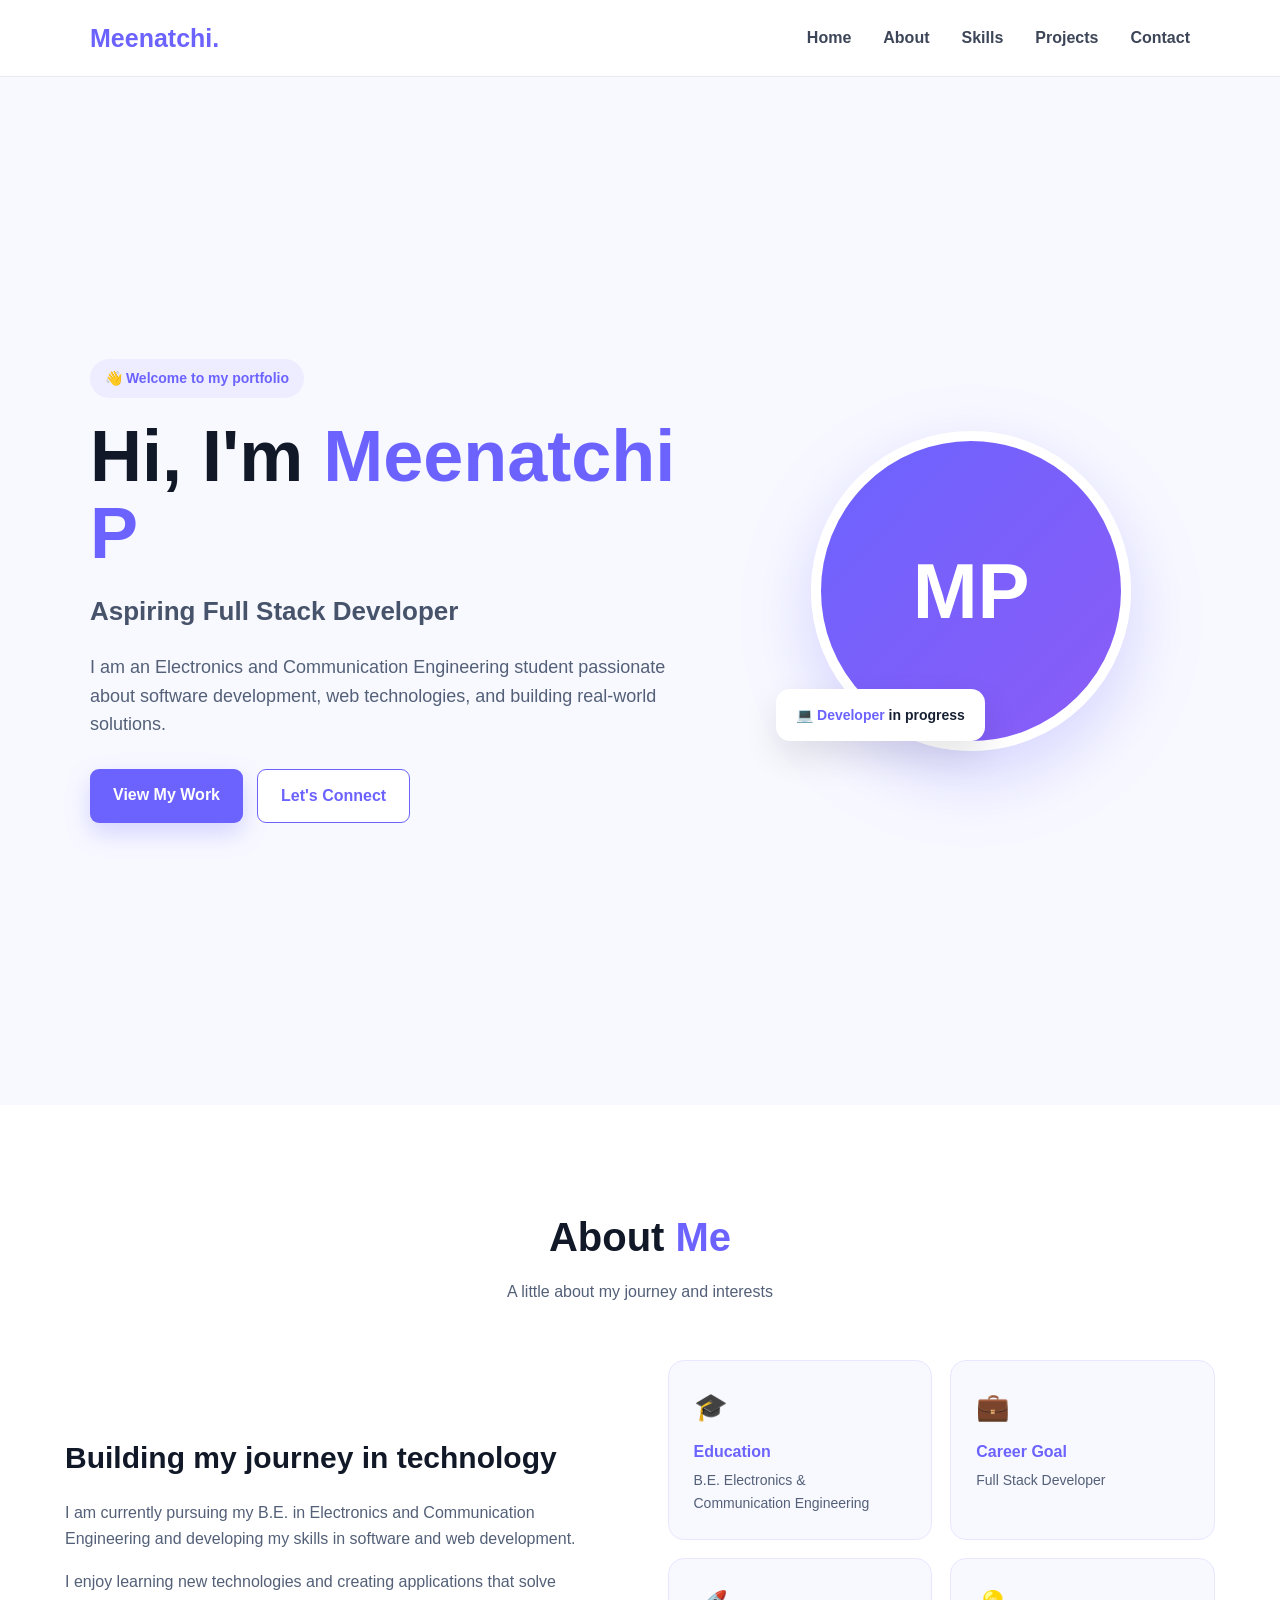
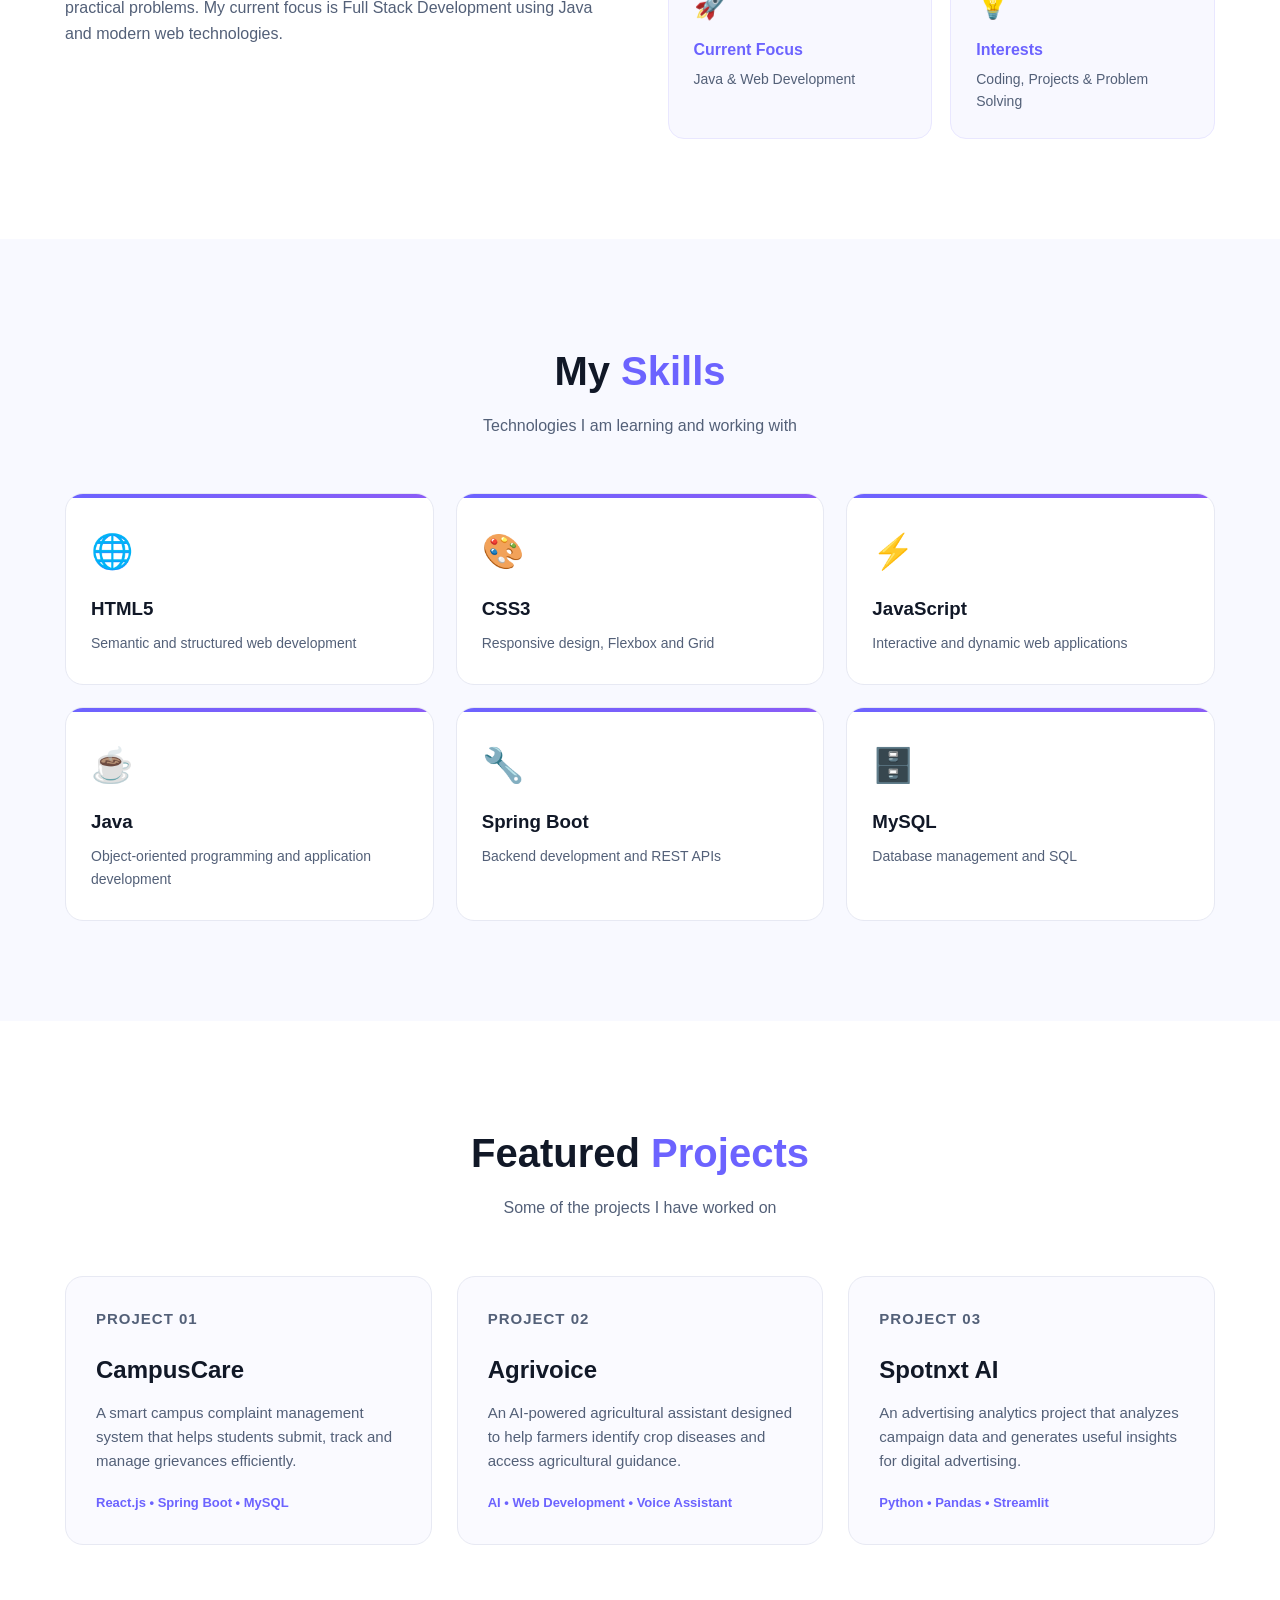
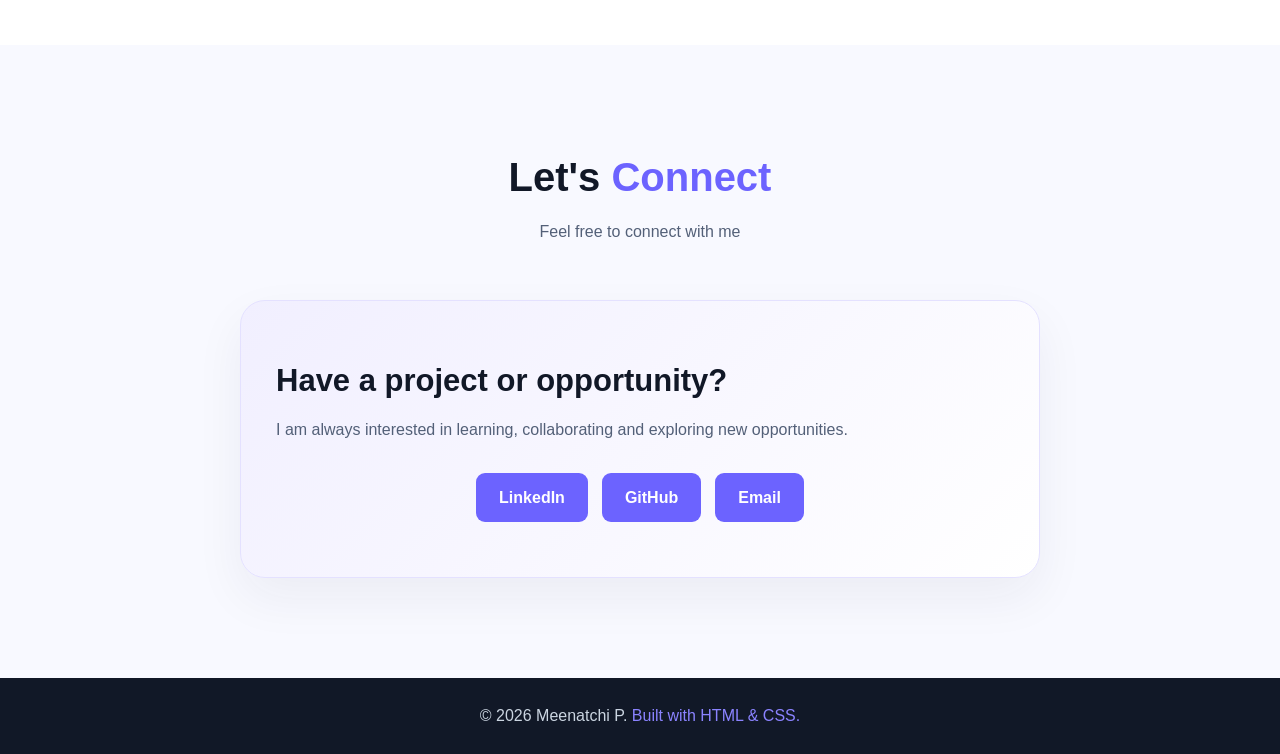
<file: task 1/index.html>
<!DOCTYPE html>
<html lang="en">

<head>

    <meta charset="UTF-8">

    <meta name="viewport"
          content="width=device-width, initial-scale=1.0">

    <title>Meenatchi P | Full Stack Developer</title>

    <style>

        /* =========================
           RESET
        ========================= */

        * {
            margin: 0;
            padding: 0;
            box-sizing: border-box;
            scroll-behavior: smooth;
        }

        body {
            font-family: "Segoe UI", Arial, sans-serif;
            background: #f8f9ff;
            color: #172033;
            line-height: 1.6;
        }

        a {
            text-decoration: none;
        }

        /* =========================
           VARIABLES
        ========================= */

        :root {
            --primary: #6c63ff;
            --primary-dark: #554be8;
            --secondary: #8b5cf6;
            --dark: #111827;
            --text: #536078;
            --white: #ffffff;
            --light: #f8f9ff;
            --border: #e7e9f3;
        }


        /* =========================
           NAVBAR
        ========================= */

        header {
            position: sticky;
            top: 0;
            z-index: 1000;

            background: rgba(255, 255, 255, 0.92);
            backdrop-filter: blur(15px);

            border-bottom: 1px solid var(--border);
        }

        nav {
            max-width: 1150px;
            margin: auto;

            padding: 18px 25px;

            display: flex;
            justify-content: space-between;
            align-items: center;
        }

        .logo {
            font-size: 25px;
            font-weight: 800;
            color: var(--primary);
        }

        .nav-links {
            list-style: none;

            display: flex;
            gap: 32px;
        }

        .nav-links a {
            color: #3d4658;
            font-weight: 600;

            transition: 0.3s;
        }

        .nav-links a:hover {
            color: var(--primary);
        }


        /* =========================
           HERO
        ========================= */

        .hero {
            min-height: 92vh;

            max-width: 1150px;
            margin: auto;

            padding: 80px 25px;

            display: grid;
            grid-template-columns: 1.15fr 0.85fr;

            align-items: center;

            gap: 70px;
        }

        .hero-content {
            animation: slideLeft 0.8s ease;
        }

        .badge {
            display: inline-block;

            padding: 8px 15px;

            border-radius: 30px;

            background: #eeecff;
            color: var(--primary);

            font-size: 14px;
            font-weight: 700;

            margin-bottom: 20px;
        }

        .hero h1 {
            font-size: clamp(45px, 6vw, 72px);

            line-height: 1.08;

            color: var(--dark);

            margin-bottom: 18px;
        }

        .hero h1 span {
            color: var(--primary);
        }

        .hero h2 {
            font-size: 26px;

            color: #47536a;

            margin-bottom: 20px;
        }

        .hero-description {
            max-width: 620px;

            color: var(--text);

            font-size: 18px;

            margin-bottom: 30px;
        }


        /* =========================
           BUTTONS
        ========================= */

        .hero-buttons {
            display: flex;
            gap: 14px;
            flex-wrap: wrap;
        }

        .btn {
            padding: 13px 23px;

            border-radius: 9px;

            font-weight: 700;

            transition: 0.3s;
        }

        .primary-btn {
            background: var(--primary);
            color: white;

            box-shadow: 0 10px 25px rgba(108, 99, 255, 0.25);
        }

        .primary-btn:hover {
            background: var(--primary-dark);

            transform: translateY(-3px);

            box-shadow: 0 15px 30px rgba(108, 99, 255, 0.3);
        }

        .outline-btn {
            border: 1.5px solid var(--primary);

            color: var(--primary);

            background: white;
        }

        .outline-btn:hover {
            background: var(--primary);
            color: white;

            transform: translateY(-3px);
        }


        /* =========================
           HERO PROFILE
        ========================= */

        .profile-area {
            display: flex;
            justify-content: center;

            animation: slideRight 0.8s ease;
        }

        .profile-wrapper {
            position: relative;
        }

        .profile-circle {
            width: 320px;
            height: 320px;

            border-radius: 50%;

            display: flex;
            justify-content: center;
            align-items: center;

            background:
                linear-gradient(
                    135deg,
                    #6c63ff,
                    #8b5cf6
                );

            color: white;

            font-size: 78px;
            font-weight: 800;

            border: 10px solid white;

            box-shadow:
                0 25px 70px rgba(108, 99, 255, 0.25);
        }

        .floating-card {
            position: absolute;

            bottom: 10px;
            left: -35px;

            background: white;

            padding: 15px 20px;

            border-radius: 14px;

            box-shadow: 0 15px 35px rgba(0, 0, 0, 0.1);

            font-size: 14px;
            font-weight: 700;

            animation: float 3s ease-in-out infinite;
        }

        .floating-card span {
            color: var(--primary);
        }


        /* =========================
           SECTIONS
        ========================= */

        section {
            padding: 100px 25px;
        }

        .section {
            max-width: 1150px;
            margin: auto;
        }

        .section-title {
            text-align: center;

            margin-bottom: 55px;
        }

        .section-title h2 {
            font-size: 40px;

            color: var(--dark);

            margin-bottom: 10px;
        }

        .section-title h2 span {
            color: var(--primary);
        }

        .section-title p {
            color: var(--text);
        }


        /* =========================
           ABOUT
        ========================= */

        .about {
            background: white;
        }

        .about-grid {
            display: grid;

            grid-template-columns: 1fr 1fr;

            gap: 55px;

            align-items: center;
        }

        .about-text h3 {
            font-size: 30px;

            color: var(--dark);

            margin-bottom: 18px;
        }

        .about-text p {
            color: var(--text);

            margin-bottom: 18px;
        }

        .about-cards {
            display: grid;

            grid-template-columns: 1fr 1fr;

            gap: 18px;
        }

        .info-card {
            padding: 25px;

            background: #f8f8ff;

            border: 1px solid #e9e7ff;

            border-radius: 16px;

            transition: 0.3s;
        }

        .info-card:hover {
            transform: translateY(-5px);

            border-color: #c9c5ff;

            box-shadow: 0 12px 30px rgba(108, 99, 255, 0.08);
        }

        .info-icon {
            font-size: 27px;

            margin-bottom: 10px;
        }

        .info-card h4 {
            color: var(--primary);

            margin-bottom: 5px;
        }

        .info-card p {
            font-size: 14px;

            color: var(--text);
        }


        /* =========================
           SKILLS
        ========================= */

        .skills-grid {
            display: grid;

            grid-template-columns:
                repeat(3, 1fr);

            gap: 22px;
        }

        .skill-card {
            background: white;

            padding: 30px 25px;

            border-radius: 18px;

            border: 1px solid var(--border);

            transition: 0.3s;

            position: relative;

            overflow: hidden;
        }

        .skill-card::before {
            content: "";

            position: absolute;

            top: 0;
            left: 0;

            width: 100%;
            height: 4px;

            background:
                linear-gradient(
                    90deg,
                    var(--primary),
                    var(--secondary)
                );
        }

        .skill-card:hover {
            transform: translateY(-8px);

            box-shadow:
                0 20px 40px rgba(38, 42, 75, 0.08);

            border-color: #d8d5ff;
        }

        .skill-icon {
            font-size: 34px;

            margin-bottom: 15px;
        }

        .skill-card h3 {
            color: var(--dark);

            margin-bottom: 8px;
        }

        .skill-card p {
            color: var(--text);

            font-size: 14px;
        }


        /* =========================
           PROJECTS
        ========================= */

        .projects {
            background: white;
        }

        .projects-grid {
            display: grid;

            grid-template-columns:
                repeat(3, 1fr);

            gap: 25px;
        }

        .project-card {
            background: #fafaff;

            padding: 30px;

            border-radius: 18px;

            border: 1px solid var(--border);

            transition: 0.3s;
        }

        .project-card:hover {
            transform: translateY(-8px);

            box-shadow:
                0 20px 45px rgba(38, 42, 75, 0.09);

            border-color: #d8d5ff;
        }

        .project-number {
            color: var(--primary);

            font-size: 13px;

            font-weight: 800;

            letter-spacing: 1px;

            margin-bottom: 12px;
        }

        .project-card h3 {
            font-size: 24px;

            color: var(--dark);

            margin-bottom: 12px;
        }

        .project-card p {
            color: var(--text);

            font-size: 15px;

            margin-bottom: 20px;
        }

        .project-tech {
            font-size: 13px !important;

            font-weight: 700;

            color: var(--primary) !important;

            margin-bottom: 0 !important;
        }


        /* =========================
           CONTACT
        ========================= */

        .contact {
            text-align: center;
        }

        .contact-box {
            max-width: 800px;

            margin: auto;

            padding: 55px 35px;

            background:
                linear-gradient(
                    135deg,
                    #f1efff,
                    #ffffff
                );

            border-radius: 25px;

            border: 1px solid #e4e1ff;

            box-shadow:
                0 20px 50px rgba(38, 42, 75, 0.06);
        }

        .contact-box h3 {
            font-size: 31px;

            color: var(--dark);

            margin-bottom: 12px;
        }

        .contact-box p {
            color: var(--text);

            margin-bottom: 30px;
        }

        .social-links {
            display: flex;

            justify-content: center;

            gap: 14px;

            flex-wrap: wrap;
        }

        .social-links a {
            padding: 12px 23px;

            border-radius: 9px;

            background: var(--primary);

            color: white;

            font-weight: 700;

            transition: 0.3s;
        }

        .social-links a:hover {
            background: var(--primary-dark);

            transform: translateY(-4px);

            box-shadow:
                0 10px 25px rgba(108, 99, 255, 0.25);
        }


        /* =========================
           FOOTER
        ========================= */

        footer {
            background: #111827;

            color: #cbd5e1;

            text-align: center;

            padding: 25px;
        }

        footer span {
            color: #8b83ff;
        }


        /* =========================
           ANIMATIONS
        ========================= */

        @keyframes slideLeft {

            from {
                opacity: 0;
                transform: translateX(-40px);
            }

            to {
                opacity: 1;
                transform: translateX(0);
            }
        }

        @keyframes slideRight {

            from {
                opacity: 0;
                transform: translateX(40px);
            }

            to {
                opacity: 1;
                transform: translateX(0);
            }
        }

        @keyframes float {

            0%,
            100% {
                transform: translateY(0);
            }

            50% {
                transform: translateY(-8px);
            }
        }


        /* =========================
           TABLET
        ========================= */

        @media (max-width: 900px) {

            .hero {
                grid-template-columns: 1fr;

                text-align: center;

                gap: 50px;
            }

            .hero-description {
                margin-left: auto;
                margin-right: auto;
            }

            .hero-buttons {
                justify-content: center;
            }

            .profile-area {
                order: -1;
            }

            .about-grid {
                grid-template-columns: 1fr;
            }

            .skills-grid,
            .projects-grid {
                grid-template-columns: repeat(2, 1fr);
            }
        }


        /* =========================
           MOBILE
        ========================= */

        @media (max-width: 600px) {

            nav {
                flex-direction: column;

                gap: 15px;
            }

            .nav-links {
                gap: 16px;

                flex-wrap: wrap;

                justify-content: center;

                font-size: 14px;
            }

            .hero {
                padding-top: 55px;
            }

            .profile-circle {
                width: 230px;
                height: 230px;

                font-size: 58px;
            }

            .floating-card {
                left: -10px;
                bottom: 0;

                font-size: 12px;
            }

            .hero h1 {
                font-size: 43px;
            }

            .hero h2 {
                font-size: 21px;
            }

            .hero-description {
                font-size: 16px;
            }

            section {
                padding: 75px 20px;
            }

            .section-title h2 {
                font-size: 32px;
            }

            .about-cards {
                grid-template-columns: 1fr;
            }

            .skills-grid,
            .projects-grid {
                grid-template-columns: 1fr;
            }

            .contact-box {
                padding: 40px 20px;
            }

            .contact-box h3 {
                font-size: 26px;
            }
        }

    </style>

</head>


<body>


    <!-- =========================
         NAVIGATION
    ========================= -->

    <header>

        <nav>

            <a href="#home" class="logo">
                Meenatchi.
            </a>

            <ul class="nav-links">

                <li>
                    <a href="#home">Home</a>
                </li>

                <li>
                    <a href="#about">About</a>
                </li>

                <li>
                    <a href="#skills">Skills</a>
                </li>

                <li>
                    <a href="#projects">Projects</a>
                </li>

                <li>
                    <a href="#contact">Contact</a>
                </li>

            </ul>

        </nav>

    </header>


    <main>


        <!-- =========================
             HERO
        ========================= -->

        <section id="home">

            <div class="hero">

                <div class="hero-content">

                    <div class="badge">
                        👋 Welcome to my portfolio
                    </div>

                    <h1>
                        Hi, I'm
                        <span>Meenatchi P</span>
                    </h1>

                    <h2>
                        Aspiring Full Stack Developer
                    </h2>

                    <p class="hero-description">

                        I am an Electronics and Communication Engineering
                        student passionate about software development,
                        web technologies, and building real-world solutions.

                    </p>


                    <div class="hero-buttons">

                        <a href="#projects"
                           class="btn primary-btn">

                            View My Work

                        </a>

                        <a href="#contact"
                           class="btn outline-btn">

                            Let's Connect

                        </a>

                    </div>

                </div>


                <div class="profile-area">

                    <div class="profile-wrapper">

                        <div class="profile-circle">
                            MP
                        </div>

                        <div class="floating-card">

                            💻 <span>Developer</span>
                            in progress

                        </div>

                    </div>

                </div>

            </div>

        </section>


        <!-- =========================
             ABOUT
        ========================= -->

        <section class="about"
                 id="about">

            <div class="section">

                <div class="section-title">

                    <h2>
                        About <span>Me</span>
                    </h2>

                    <p>
                        A little about my journey and interests
                    </p>

                </div>


                <div class="about-grid">


                    <div class="about-text">

                        <h3>
                            Building my journey in technology
                        </h3>

                        <p>

                            I am currently pursuing my B.E. in Electronics
                            and Communication Engineering and developing
                            my skills in software and web development.

                        </p>

                        <p>

                            I enjoy learning new technologies and creating
                            applications that solve practical problems.
                            My current focus is Full Stack Development
                            using Java and modern web technologies.

                        </p>

                    </div>


                    <div class="about-cards">


                        <div class="info-card">

                            <div class="info-icon">
                                🎓
                            </div>

                            <h4>
                                Education
                            </h4>

                            <p>
                                B.E. Electronics & Communication Engineering
                            </p>

                        </div>


                        <div class="info-card">

                            <div class="info-icon">
                                💼
                            </div>

                            <h4>
                                Career Goal
                            </h4>

                            <p>
                                Full Stack Developer
                            </p>

                        </div>


                        <div class="info-card">

                            <div class="info-icon">
                                🚀
                            </div>

                            <h4>
                                Current Focus
                            </h4>

                            <p>
                                Java & Web Development
                            </p>

                        </div>


                        <div class="info-card">

                            <div class="info-icon">
                                💡
                            </div>

                            <h4>
                                Interests
                            </h4>

                            <p>
                                Coding, Projects & Problem Solving
                            </p>

                        </div>

                    </div>

                </div>

            </div>

        </section>


        <!-- =========================
             SKILLS
        ========================= -->

        <section id="skills">

            <div class="section">

                <div class="section-title">

                    <h2>
                        My <span>Skills</span>
                    </h2>

                    <p>
                        Technologies I am learning and working with
                    </p>

                </div>


                <div class="skills-grid">


                    <article class="skill-card">

                        <div class="skill-icon">
                            🌐
                        </div>

                        <h3>
                            HTML5
                        </h3>

                        <p>
                            Semantic and structured web development
                        </p>

                    </article>


                    <article class="skill-card">

                        <div class="skill-icon">
                            🎨
                        </div>

                        <h3>
                            CSS3
                        </h3>

                        <p>
                            Responsive design, Flexbox and Grid
                        </p>

                    </article>


                    <article class="skill-card">

                        <div class="skill-icon">
                            ⚡
                        </div>

                        <h3>
                            JavaScript
                        </h3>

                        <p>
                            Interactive and dynamic web applications
                        </p>

                    </article>


                    <article class="skill-card">

                        <div class="skill-icon">
                            ☕
                        </div>

                        <h3>
                            Java
                        </h3>

                        <p>
                            Object-oriented programming and application development
                        </p>

                    </article>


                    <article class="skill-card">

                        <div class="skill-icon">
                            🔧
                        </div>

                        <h3>
                            Spring Boot
                        </h3>

                        <p>
                            Backend development and REST APIs
                        </p>

                    </article>


                    <article class="skill-card">

                        <div class="skill-icon">
                            🗄️
                        </div>

                        <h3>
                            MySQL
                        </h3>

                        <p>
                            Database management and SQL
                        </p>

                    </article>

                </div>

            </div>

        </section>


        <!-- =========================
             PROJECTS
        ========================= -->

        <section class="projects"
                 id="projects">

            <div class="section">

                <div class="section-title">

                    <h2>
                        Featured <span>Projects</span>
                    </h2>

                    <p>
                        Some of the projects I have worked on
                    </p>

                </div>


                <div class="projects-grid">


                    <article class="project-card">

                        <p class="project-number">
                            PROJECT 01
                        </p>

                        <h3>
                            CampusCare
                        </h3>

                        <p>

                            A smart campus complaint management system
                            that helps students submit, track and manage
                            grievances efficiently.

                        </p>

                        <p class="project-tech">
                            React.js • Spring Boot • MySQL
                        </p>

                    </article>


                    <article class="project-card">

                        <p class="project-number">
                            PROJECT 02
                        </p>

                        <h3>
                            Agrivoice
                        </h3>

                        <p>

                            An AI-powered agricultural assistant designed
                            to help farmers identify crop diseases and
                            access agricultural guidance.

                        </p>

                        <p class="project-tech">
                            AI • Web Development • Voice Assistant
                        </p>

                    </article>


                    <article class="project-card">

                        <p class="project-number">
                            PROJECT 03
                        </p>

                        <h3>
                            Spotnxt AI
                        </h3>

                        <p>

                            An advertising analytics project that analyzes
                            campaign data and generates useful insights
                            for digital advertising.

                        </p>

                        <p class="project-tech">
                            Python • Pandas • Streamlit
                        </p>

                    </article>

                </div>

            </div>

        </section>


        <!-- =========================
             CONTACT
        ========================= -->

        <section id="contact">

            <div class="section">

                <div class="section-title">

                    <h2>
                        Let's <span>Connect</span>
                    </h2>

                    <p>
                        Feel free to connect with me
                    </p>

                </div>


                <div class="contact-box">

                    <h3>
                        Have a project or opportunity?
                    </h3>

                    <p>

                        I am always interested in learning,
                        collaborating and exploring new opportunities.

                    </p>


                    <div class="social-links">


                        <!-- LINKEDIN -->

                        <a
                            href="https://www.linkedin.com/in/meenatchi-pandiyan-757240347/"
                            target="_blank"
                            rel="noopener noreferrer">

                            LinkedIn

                        </a>


                        <!-- GITHUB -->

                        <a
                            href="https://github.com/meena2007-1234"
                            target="_blank"
                            rel="noopener noreferrer">

                            GitHub

                        </a>


                        <!-- EMAIL -->

                        <a
                            href="mailto:meenatchip2007@gmail.com">

                            Email

                        </a>


                    </div>

                </div>

            </div>

        </section>


    </main>


    <!-- =========================
         FOOTER
    ========================= -->

    <footer>

        <p>
            © 2026 Meenatchi P.
            <span>Built with HTML & CSS.</span>
        </p>

    </footer>


</body>

</html>
</file>
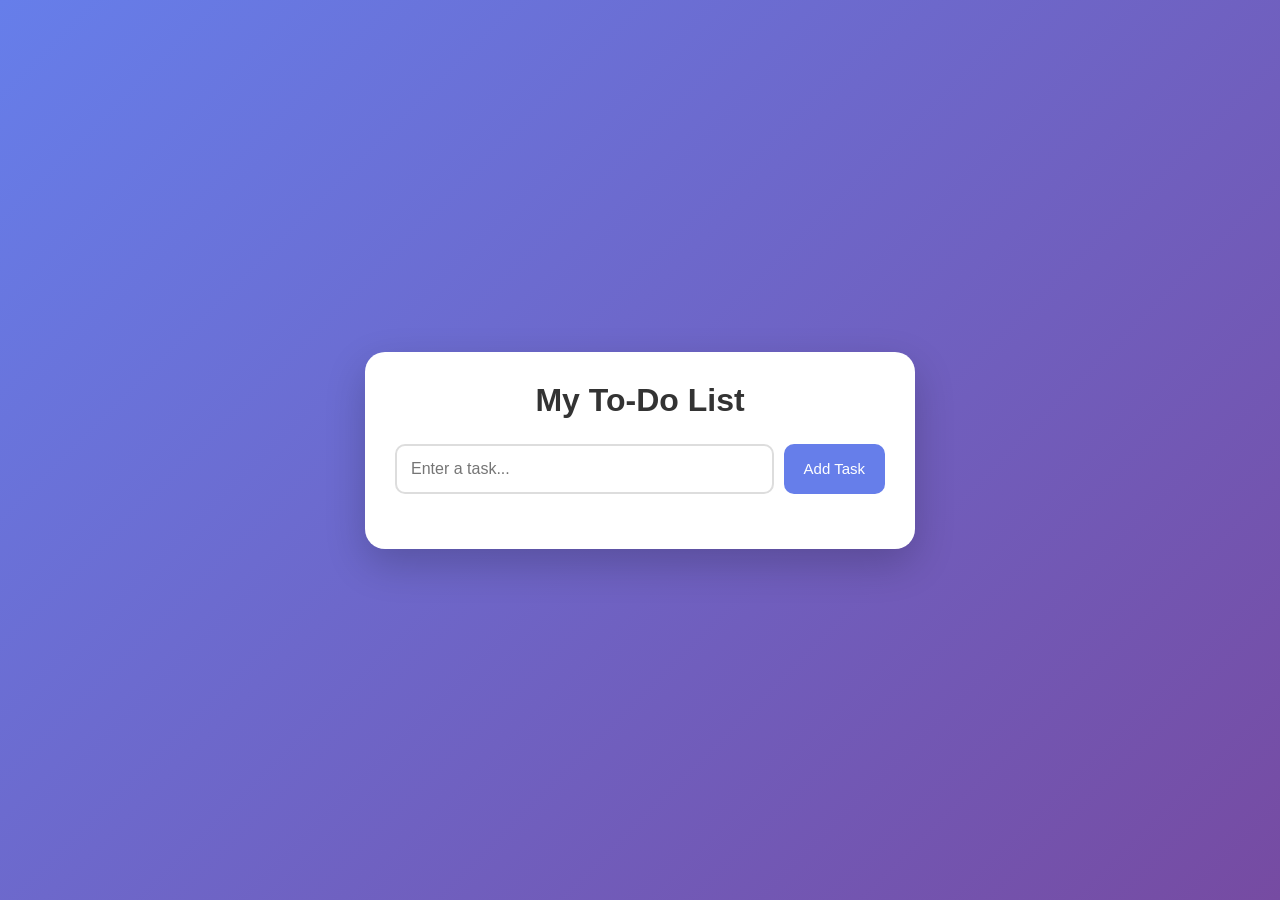
<file: task 2/index.html>
<!DOCTYPE html>
<html lang="en">
<head>
    <meta charset="UTF-8">
    <meta name="viewport" content="width=device-width, initial-scale=1.0">
    <title>My To-Do List</title>
    <link rel="stylesheet" href="style.css">
</head>

<body>

    <div class="todo-container">

        <h1>My To-Do List</h1>

        <div class="input-section">
            <input 
                type="text" 
                id="taskInput" 
                placeholder="Enter a task..."
            >
            <button id="addBtn">Add Task</button>
        </div>

        <ul id="taskList"></ul>

    </div>

    <script src="script.js"></script>
</body>
</html>
</file>
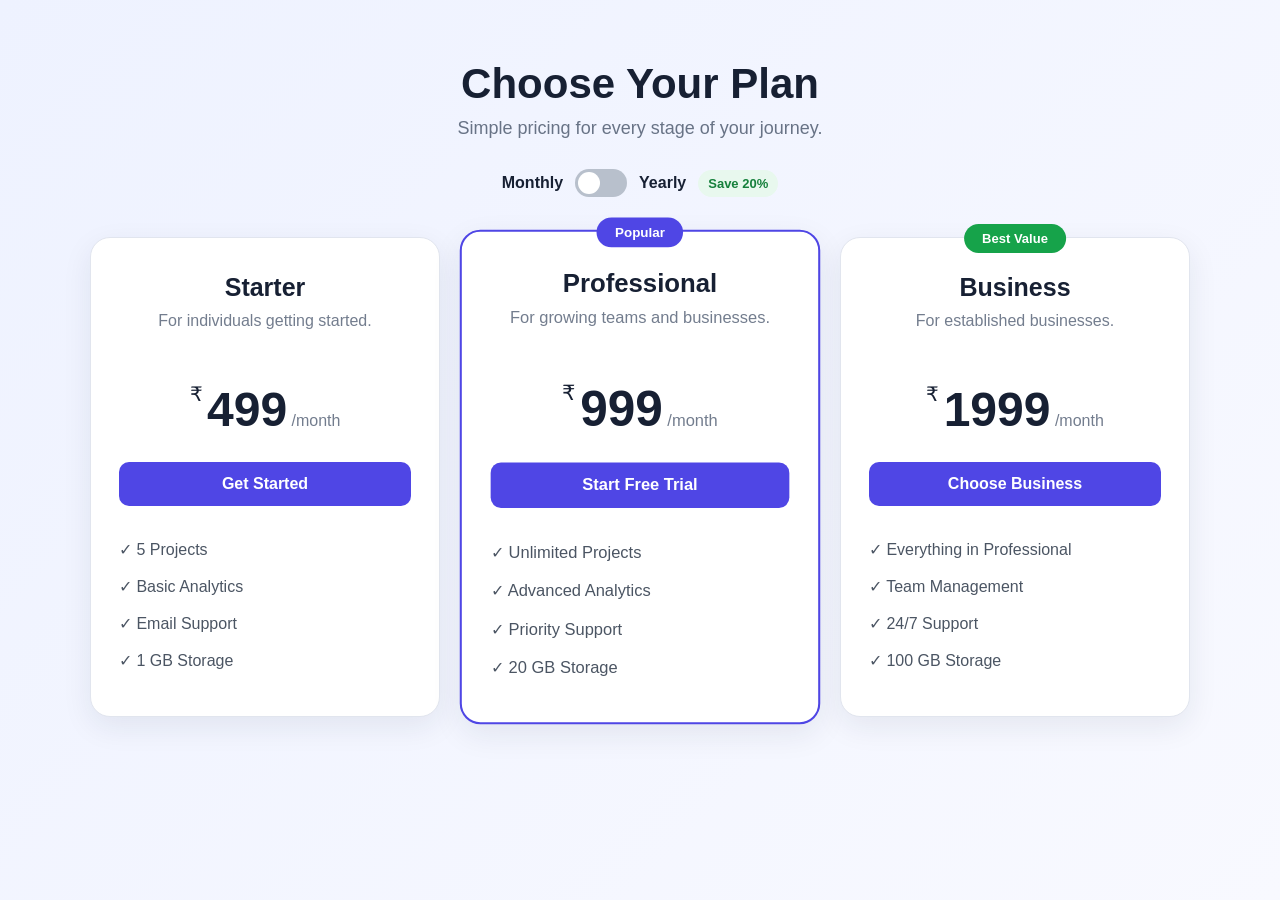
<file: task 3/index.html>
<!DOCTYPE html>
<html lang="en">
<head>
    <meta charset="UTF-8">
    <meta name="viewport" content="width=device-width, initial-scale=1.0">
    <title>SaaS Pricing Plans</title>
    <link rel="stylesheet" href="style.css">
</head>
<body>

    <div class="pricing-container">

        <h1>Choose Your Plan</h1>
        <p class="subtitle">Simple pricing for every stage of your journey.</p>

        <div class="billing-toggle">
            <span>Monthly</span>

            <label class="switch">
                <input type="checkbox" id="billingToggle">
                <span class="slider"></span>
            </label>

            <span>Yearly</span>
            <span class="save">Save 20%</span>
        </div>

        <div class="pricing-cards">

            <!-- Starter -->
            <div class="pricing-card">
                <h2>Starter</h2>
                <p class="description">
                    For individuals getting started.
                </p>

                <div class="price">
                    <span class="currency">₹</span>
                    <span class="amount"
                          data-monthly="499"
                          data-yearly="399">499</span>
                    <span class="period">/month</span>
                </div>

                <button>Get Started</button>

                <ul>
                    <li>✓ 5 Projects</li>
                    <li>✓ Basic Analytics</li>
                    <li>✓ Email Support</li>
                    <li>✓ 1 GB Storage</li>
                </ul>
            </div>


            <!-- Professional -->
            <div class="pricing-card popular">

                <div class="badge">Popular</div>

                <h2>Professional</h2>

                <p class="description">
                    For growing teams and businesses.
                </p>

                <div class="price">
                    <span class="currency">₹</span>
                    <span class="amount"
                          data-monthly="999"
                          data-yearly="799">999</span>
                    <span class="period">/month</span>
                </div>

                <button>Start Free Trial</button>

                <ul>
                    <li>✓ Unlimited Projects</li>
                    <li>✓ Advanced Analytics</li>
                    <li>✓ Priority Support</li>
                    <li>✓ 20 GB Storage</li>
                </ul>
            </div>


            <!-- Business -->
            <div class="pricing-card">

                <div class="badge best">Best Value</div>

                <h2>Business</h2>

                <p class="description">
                    For established businesses.
                </p>

                <div class="price">
                    <span class="currency">₹</span>
                    <span class="amount"
                          data-monthly="1999"
                          data-yearly="1599">1999</span>
                    <span class="period">/month</span>
                </div>

                <button>Choose Business</button>

                <ul>
                    <li>✓ Everything in Professional</li>
                    <li>✓ Team Management</li>
                    <li>✓ 24/7 Support</li>
                    <li>✓ 100 GB Storage</li>
                </ul>
            </div>

        </div>
    </div>

    <script src="script.js"></script>

</body>
</html>
</file>
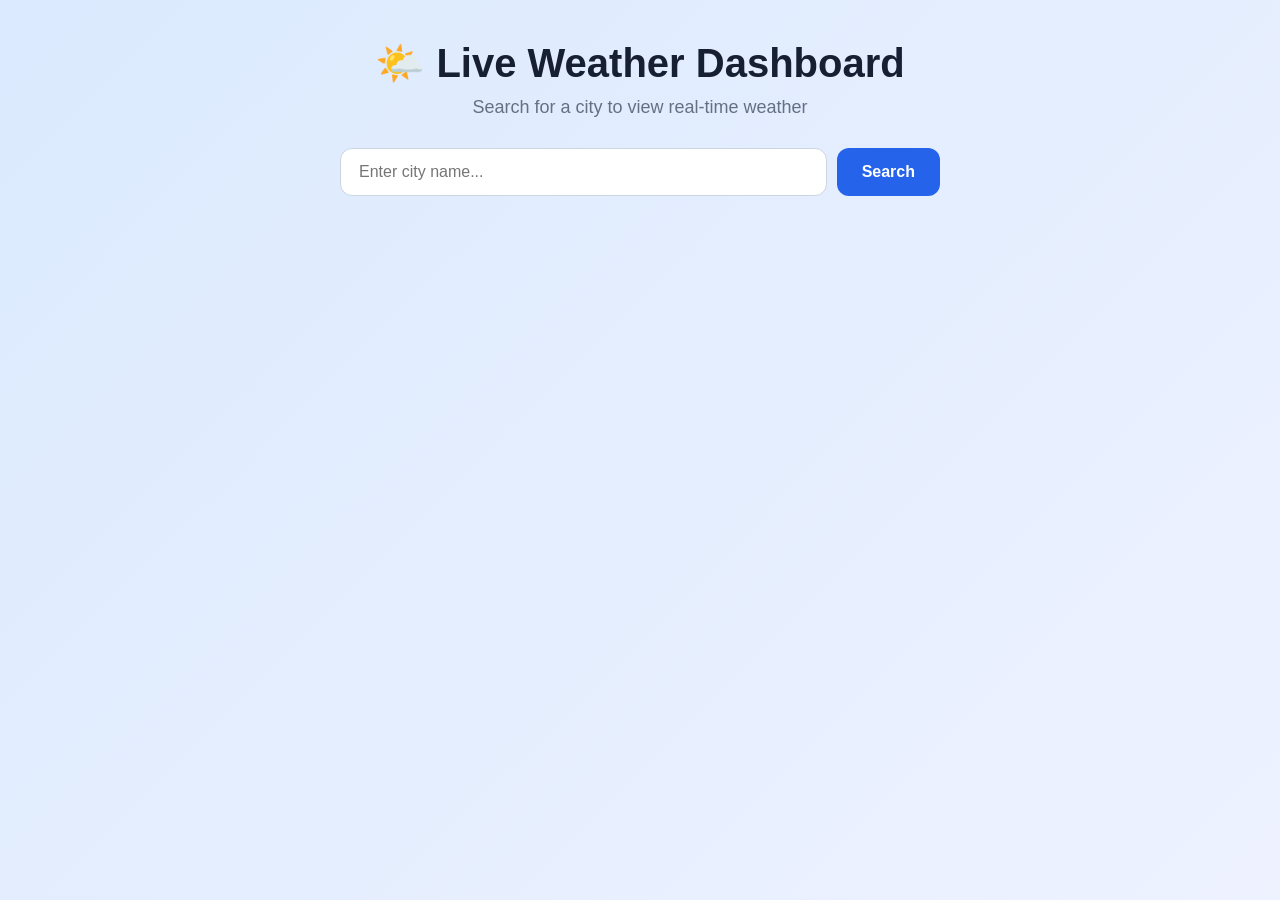
<file: task 4/index.html>
<!DOCTYPE html>
<html lang="en">
<head>
    <meta charset="UTF-8">
    <meta name="viewport" content="width=device-width, initial-scale=1.0">

    <title>Live Weather Dashboard</title>

    <link rel="stylesheet" href="style.css">
</head>

<body>

    <div class="weather-container">

        <h1>🌤️ Live Weather Dashboard</h1>

        <p class="subtitle">
            Search for a city to view real-time weather
        </p>

        <div class="search-box">
            <input
                type="text"
                id="cityInput"
                placeholder="Enter city name..."
            >

            <button id="searchBtn">
                Search
            </button>
        </div>

        <p id="errorMessage"></p>

        <div id="weatherResult"></div>

    </div>

    <script src="script.js"></script>

</body>
</html>
</file>
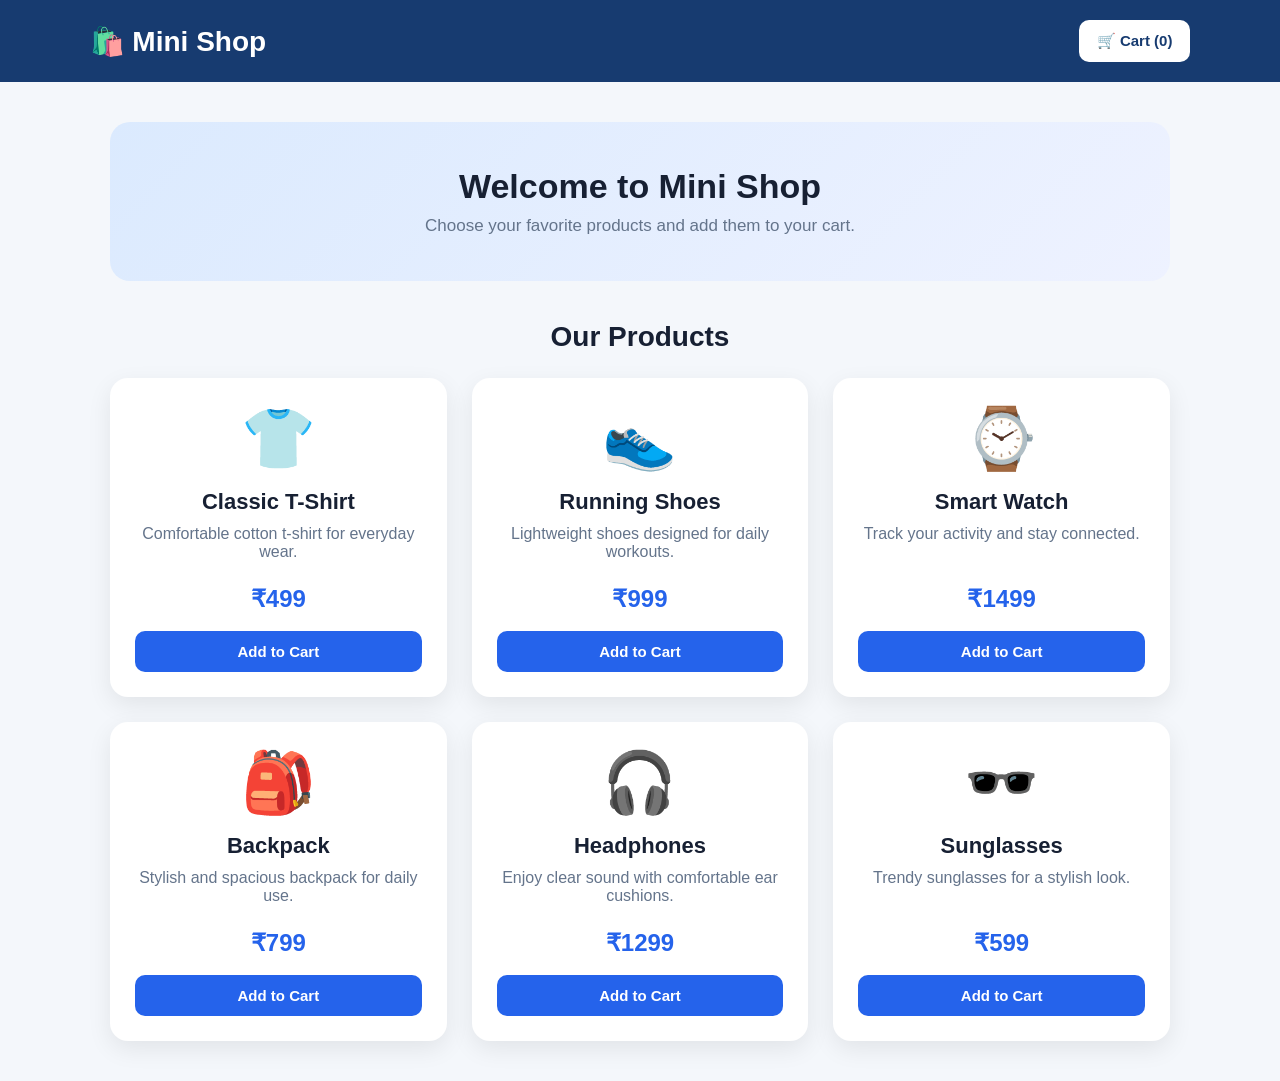
<file: task 5/index.html>
<!DOCTYPE html>
<html lang="en">
<head>
    <meta charset="UTF-8">
    <meta name="viewport" content="width=device-width, initial-scale=1.0">

    <title>Mini Shop</title>

    <link rel="stylesheet" href="style.css">
</head>

<body>

    <header>
        <h1>🛍️ Mini Shop</h1>

        <button id="cartBtn">
            🛒 Cart (<span id="cartCount">0</span>)
        </button>
    </header>


    <main>

        <section class="hero">
            <h2>Welcome to Mini Shop</h2>
            <p>Choose your favorite products and add them to your cart.</p>
        </section>


        <section>
            <h2 class="section-title">Our Products</h2>

            <div id="productContainer" class="product-container">
                <!-- Products will be added using JavaScript -->
            </div>
        </section>

    </main>


    <!-- Cart Modal -->

    <div id="cartModal" class="modal">

        <div class="modal-content">

            <button id="closeModal" class="close-btn">
                ✕
            </button>

            <h2>🛒 Shopping Cart</h2>

            <div id="cartItems">
                <!-- Cart items will appear here -->
            </div>

            <div class="cart-total">
                Total: ₹<span id="cartTotal">0</span>
            </div>

            <button id="checkoutBtn" class="checkout-btn">
                Checkout
            </button>

        </div>

    </div>


    <!-- Checkout Modal -->

    <div id="checkoutModal" class="modal">

        <div class="modal-content checkout-content">

            <button id="closeCheckout" class="close-btn">
                ✕
            </button>

            <h2>✅ Checkout Preview</h2>

            <p id="checkoutSummary"></p>

            <button id="placeOrderBtn" class="checkout-btn">
                Place Order
            </button>

        </div>

    </div>


    <script src="script.js"></script>

</body>
</html>
</file>
<file: task 2/style.css>
* {
    margin: 0;
    padding: 0;
    box-sizing: border-box;
}

body {
    font-family: Arial, sans-serif;
    background: linear-gradient(135deg, #667eea, #764ba2);
    min-height: 100vh;
    display: flex;
    justify-content: center;
    align-items: center;
    padding: 20px;
}

.todo-container {
    width: 100%;
    max-width: 550px;
    background: white;
    padding: 30px;
    border-radius: 20px;
    box-shadow: 0 15px 40px rgba(0, 0, 0, 0.2);
}

h1 {
    text-align: center;
    margin-bottom: 25px;
    color: #333;
}

.input-section {
    display: flex;
    gap: 10px;
    margin-bottom: 25px;
}

#taskInput {
    flex: 1;
    padding: 14px;
    border: 2px solid #ddd;
    border-radius: 10px;
    font-size: 16px;
    outline: none;
}

#taskInput:focus {
    border-color: #667eea;
}

#addBtn {
    padding: 14px 20px;
    border: none;
    border-radius: 10px;
    background: #667eea;
    color: white;
    font-size: 15px;
    cursor: pointer;
}

#addBtn:hover {
    background: #5568d8;
}

#taskList {
    list-style: none;
}

.task-item {
    display: flex;
    align-items: center;
    justify-content: space-between;
    gap: 10px;
    background: #f5f6fa;
    padding: 14px;
    margin-bottom: 10px;
    border-radius: 10px;
}

.task-text {
    flex: 1;
    font-size: 16px;
    color: #333;
    cursor: pointer;
}

.task-item.completed .task-text {
    text-decoration: line-through;
    color: #999;
}

.delete-btn {
    border: none;
    background: #ff5c5c;
    color: white;
    padding: 8px 12px;
    border-radius: 7px;
    cursor: pointer;
}

.delete-btn:hover {
    background: #e04444;
}

@media (max-width: 500px) {
    .input-section {
        flex-direction: column;
    }

    #addBtn {
        width: 100%;
    }

    .todo-container {
        padding: 20px;
    }
}
</file>
<file: task 3/style.css>
* {
    margin: 0;
    padding: 0;
    box-sizing: border-box;
}

body {
    font-family: Arial, sans-serif;
    background: linear-gradient(135deg, #eef2ff, #f8f9ff);
    min-height: 100vh;
    padding: 60px 20px;
    color: #172033;
}

.pricing-container {
    max-width: 1100px;
    margin: auto;
    text-align: center;
}

h1 {
    font-size: 42px;
    margin-bottom: 10px;
}

.subtitle {
    color: #687386;
    font-size: 18px;
    margin-bottom: 30px;
}

.billing-toggle {
    display: flex;
    justify-content: center;
    align-items: center;
    gap: 12px;
    margin-bottom: 40px;
    font-weight: 600;
}

.save {
    background: #e8f8ee;
    color: #16803c;
    padding: 6px 10px;
    border-radius: 20px;
    font-size: 13px;
}

/* Toggle Switch */
.switch {
    position: relative;
    width: 52px;
    height: 28px;
}

.switch input {
    display: none;
}

.slider {
    position: absolute;
    inset: 0;
    background: #b8c0cc;
    border-radius: 30px;
    cursor: pointer;
    transition: 0.3s;
}

.slider::before {
    content: "";
    position: absolute;
    width: 22px;
    height: 22px;
    left: 3px;
    top: 3px;
    background: white;
    border-radius: 50%;
    transition: 0.3s;
}

.switch input:checked + .slider {
    background: #4f46e5;
}

.switch input:checked + .slider::before {
    transform: translateX(24px);
}

/* Pricing Cards */
.pricing-cards {
    display: grid;
    grid-template-columns: repeat(3, 1fr);
    gap: 25px;
}

.pricing-card {
    position: relative;
    background: white;
    padding: 35px 28px;
    border-radius: 20px;
    border: 1px solid #e1e5ee;
    box-shadow: 0 10px 30px rgba(30, 40, 70, 0.08);
    transition: transform 0.3s ease, box-shadow 0.3s ease;
}

.pricing-card:hover {
    transform: translateY(-10px);
    box-shadow: 0 20px 40px rgba(30, 40, 70, 0.15);
}

.pricing-card.popular {
    border: 2px solid #4f46e5;
    transform: scale(1.03);
}

.pricing-card.popular:hover {
    transform: scale(1.03) translateY(-10px);
}

.badge {
    position: absolute;
    top: -14px;
    left: 50%;
    transform: translateX(-50%);
    background: #4f46e5;
    color: white;
    padding: 7px 18px;
    border-radius: 20px;
    font-size: 13px;
    font-weight: bold;
}

.badge.best {
    background: #16a34a;
}

h2 {
    font-size: 25px;
    margin-bottom: 10px;
}

.description {
    color: #737d8e;
    min-height: 45px;
}

.price {
    margin: 25px 0;
}

.currency {
    font-size: 20px;
    vertical-align: top;
}

.amount {
    font-size: 48px;
    font-weight: bold;
}

.period {
    color: #737d8e;
}

button {
    width: 100%;
    padding: 13px;
    border: none;
    border-radius: 10px;
    background: #4f46e5;
    color: white;
    font-size: 16px;
    font-weight: bold;
    cursor: pointer;
    transition: background 0.3s ease, transform 0.3s ease;
}

button:hover {
    background: #3730a3;
    transform: scale(1.02);
}

ul {
    list-style: none;
    text-align: left;
    margin-top: 25px;
}

li {
    padding: 9px 0;
    color: #4b5563;
}

/* Mobile Responsive */
@media (max-width: 850px) {
    .pricing-cards {
        grid-template-columns: 1fr;
        max-width: 450px;
        margin: auto;
    }

    .pricing-card.popular {
        transform: none;
    }

    .pricing-card.popular:hover {
        transform: translateY(-10px);
    }
}

@media (max-width: 500px) {
    body {
        padding: 40px 15px;
    }

    h1 {
        font-size: 32px;
    }

    .billing-toggle {
        flex-wrap: wrap;
    }
}
</file>
<file: task 4/style.css>
* {
    margin: 0;
    padding: 0;
    box-sizing: border-box;
}

body {
    font-family: Arial, sans-serif;
    min-height: 100vh;
    background: linear-gradient(135deg, #dbeafe, #eef2ff);
    color: #172033;
    padding: 40px 20px;
}

.weather-container {
    max-width: 1000px;
    margin: auto;
    text-align: center;
}

h1 {
    font-size: 40px;
    margin-bottom: 10px;
}

.subtitle {
    color: #667085;
    font-size: 18px;
    margin-bottom: 30px;
}

.search-box {
    display: flex;
    justify-content: center;
    gap: 10px;
    max-width: 600px;
    margin: auto;
}

#cityInput {
    flex: 1;
    padding: 14px 18px;
    border: 1px solid #cbd5e1;
    border-radius: 12px;
    font-size: 16px;
    outline: none;
}

#cityInput:focus {
    border-color: #2563eb;
}

#searchBtn {
    padding: 14px 25px;
    border: none;
    border-radius: 12px;
    background: #2563eb;
    color: white;
    font-size: 16px;
    font-weight: bold;
    cursor: pointer;
    transition: 0.3s;
}

#searchBtn:hover {
    background: #1d4ed8;
    transform: translateY(-2px);
}

#errorMessage {
    color: #dc2626;
    font-weight: bold;
    margin-top: 20px;
}

.current-weather {
    background: white;
    margin-top: 35px;
    padding: 30px;
    border-radius: 20px;
    box-shadow: 0 15px 35px rgba(0, 0, 0, 0.08);
}

.city-name {
    font-size: 30px;
    margin-bottom: 10px;
}

.current-icon {
    font-size: 65px;
    margin: 10px;
}

.temperature {
    font-size: 55px;
    font-weight: bold;
    color: #2563eb;
}

.condition {
    font-size: 20px;
    color: #64748b;
    margin-top: 5px;
}

.details {
    display: flex;
    justify-content: center;
    gap: 30px;
    margin-top: 25px;
    flex-wrap: wrap;
}

.detail-box {
    background: #f8fafc;
    padding: 15px 25px;
    border-radius: 12px;
}

.forecast-title {
    margin-top: 40px;
    margin-bottom: 20px;
    font-size: 28px;
}

.forecast-container {
    display: grid;
    grid-template-columns: repeat(5, 1fr);
    gap: 15px;
}

.forecast-card {
    background: white;
    padding: 20px 10px;
    border-radius: 16px;
    box-shadow: 0 8px 20px rgba(0, 0, 0, 0.07);
    transition: 0.3s;
}

.forecast-card:hover {
    transform: translateY(-6px);
}

.forecast-date {
    font-weight: bold;
    margin-bottom: 10px;
}

.forecast-icon {
    font-size: 38px;
    margin: 8px;
}

.forecast-temp {
    font-weight: bold;
    margin-top: 8px;
}

.forecast-condition {
    color: #64748b;
    font-size: 14px;
    margin-top: 5px;
}

.loading {
    margin-top: 25px;
    color: #2563eb;
    font-weight: bold;
}

@media (max-width: 700px) {

    body {
        padding: 30px 15px;
    }

    h1 {
        font-size: 30px;
    }

    .search-box {
        flex-direction: column;
    }

    #cityInput,
    #searchBtn {
        width: 100%;
    }

    .forecast-container {
        grid-template-columns: 1fr;
    }

    .details {
        flex-direction: column;
        gap: 10px;
    }
}
</file>
<file: task 5/style.css>
* {
    margin: 0;
    padding: 0;
    box-sizing: border-box;
}

body {
    font-family: Arial, sans-serif;
    background: #f4f7fb;
    color: #172033;
    min-height: 100vh;
}


/* Header */

header {
    background: #173b70;
    color: white;
    padding: 20px 7%;
    display: flex;
    justify-content: space-between;
    align-items: center;
}

header h1 {
    font-size: 28px;
}

#cartBtn {
    background: white;
    color: #173b70;
    border: none;
    padding: 12px 18px;
    border-radius: 10px;
    font-size: 15px;
    font-weight: bold;
    cursor: pointer;
    transition: 0.3s;
}

#cartBtn:hover {
    transform: translateY(-2px);
}


/* Main */

main {
    max-width: 1100px;
    margin: auto;
    padding: 40px 20px;
}


/* Hero */

.hero {
    background: linear-gradient(135deg, #dbeafe, #eef2ff);
    padding: 45px 25px;
    border-radius: 20px;
    text-align: center;
    margin-bottom: 40px;
}

.hero h2 {
    font-size: 34px;
    margin-bottom: 10px;
}

.hero p {
    color: #64748b;
    font-size: 17px;
}


/* Products */

.section-title {
    text-align: center;
    font-size: 28px;
    margin-bottom: 25px;
}

.product-container {
    display: grid;
    grid-template-columns: repeat(3, 1fr);
    gap: 25px;
}


/* Product Card */

.product-card {
    background: white;
    border-radius: 18px;
    padding: 25px;
    text-align: center;
    box-shadow: 0 8px 25px rgba(0, 0, 0, 0.08);
    transition: 0.3s;
}

.product-card:hover {
    transform: translateY(-8px);
    box-shadow: 0 15px 30px rgba(0, 0, 0, 0.12);
}

.product-icon {
    font-size: 60px;
    margin-bottom: 15px;
}

.product-card h3 {
    font-size: 22px;
    margin-bottom: 10px;
}

.product-description {
    color: #64748b;
    min-height: 45px;
    margin-bottom: 15px;
}

.product-price {
    font-size: 24px;
    font-weight: bold;
    color: #2563eb;
    margin-bottom: 18px;
}

.add-cart-btn {
    width: 100%;
    padding: 12px;
    border: none;
    border-radius: 10px;
    background: #2563eb;
    color: white;
    font-size: 15px;
    font-weight: bold;
    cursor: pointer;
    transition: 0.3s;
}

.add-cart-btn:hover {
    background: #1d4ed8;
}


/* Modal */

.modal {
    display: none;
    position: fixed;
    inset: 0;
    background: rgba(0, 0, 0, 0.55);
    justify-content: center;
    align-items: center;
    padding: 20px;
    z-index: 1000;
}

.modal-content {
    background: white;
    width: 100%;
    max-width: 500px;
    border-radius: 20px;
    padding: 30px;
    position: relative;
    max-height: 85vh;
    overflow-y: auto;
}

.modal-content h2 {
    margin-bottom: 25px;
}

.close-btn {
    position: absolute;
    top: 15px;
    right: 18px;
    border: none;
    background: #f1f5f9;
    width: 35px;
    height: 35px;
    border-radius: 50%;
    cursor: pointer;
    font-size: 16px;
}


/* Cart Items */

.cart-item {
    display: flex;
    justify-content: space-between;
    align-items: center;
    background: #f8fafc;
    padding: 15px;
    border-radius: 12px;
    margin-bottom: 10px;
}

.cart-item-info {
    display: flex;
    align-items: center;
    gap: 12px;
}

.cart-item-icon {
    font-size: 30px;
}

.cart-item-name {
    font-weight: bold;
}

.cart-item-price {
    color: #2563eb;
    font-weight: bold;
}

.remove-btn {
    border: none;
    background: #fee2e2;
    color: #dc2626;
    padding: 7px 10px;
    border-radius: 7px;
    cursor: pointer;
}

.cart-total {
    text-align: right;
    font-size: 22px;
    font-weight: bold;
    margin: 25px 0;
}

.checkout-btn {
    width: 100%;
    padding: 13px;
    border: none;
    border-radius: 10px;
    background: #16a34a;
    color: white;
    font-size: 16px;
    font-weight: bold;
    cursor: pointer;
}

.checkout-btn:hover {
    background: #15803d;
}


/* Empty Cart */

.empty-cart {
    text-align: center;
    color: #64748b;
    padding: 25px;
}


/* Responsive */

@media (max-width: 800px) {

    .product-container {
        grid-template-columns: repeat(2, 1fr);
    }

    header {
        padding: 18px 5%;
    }
}


@media (max-width: 550px) {

    header {
        flex-direction: column;
        gap: 15px;
        text-align: center;
    }

    main {
        padding: 25px 15px;
    }

    .hero h2 {
        font-size: 28px;
    }

    .product-container {
        grid-template-columns: 1fr;
    }

    .modal-content {
        padding: 25px 20px;
    }
}
</file>
